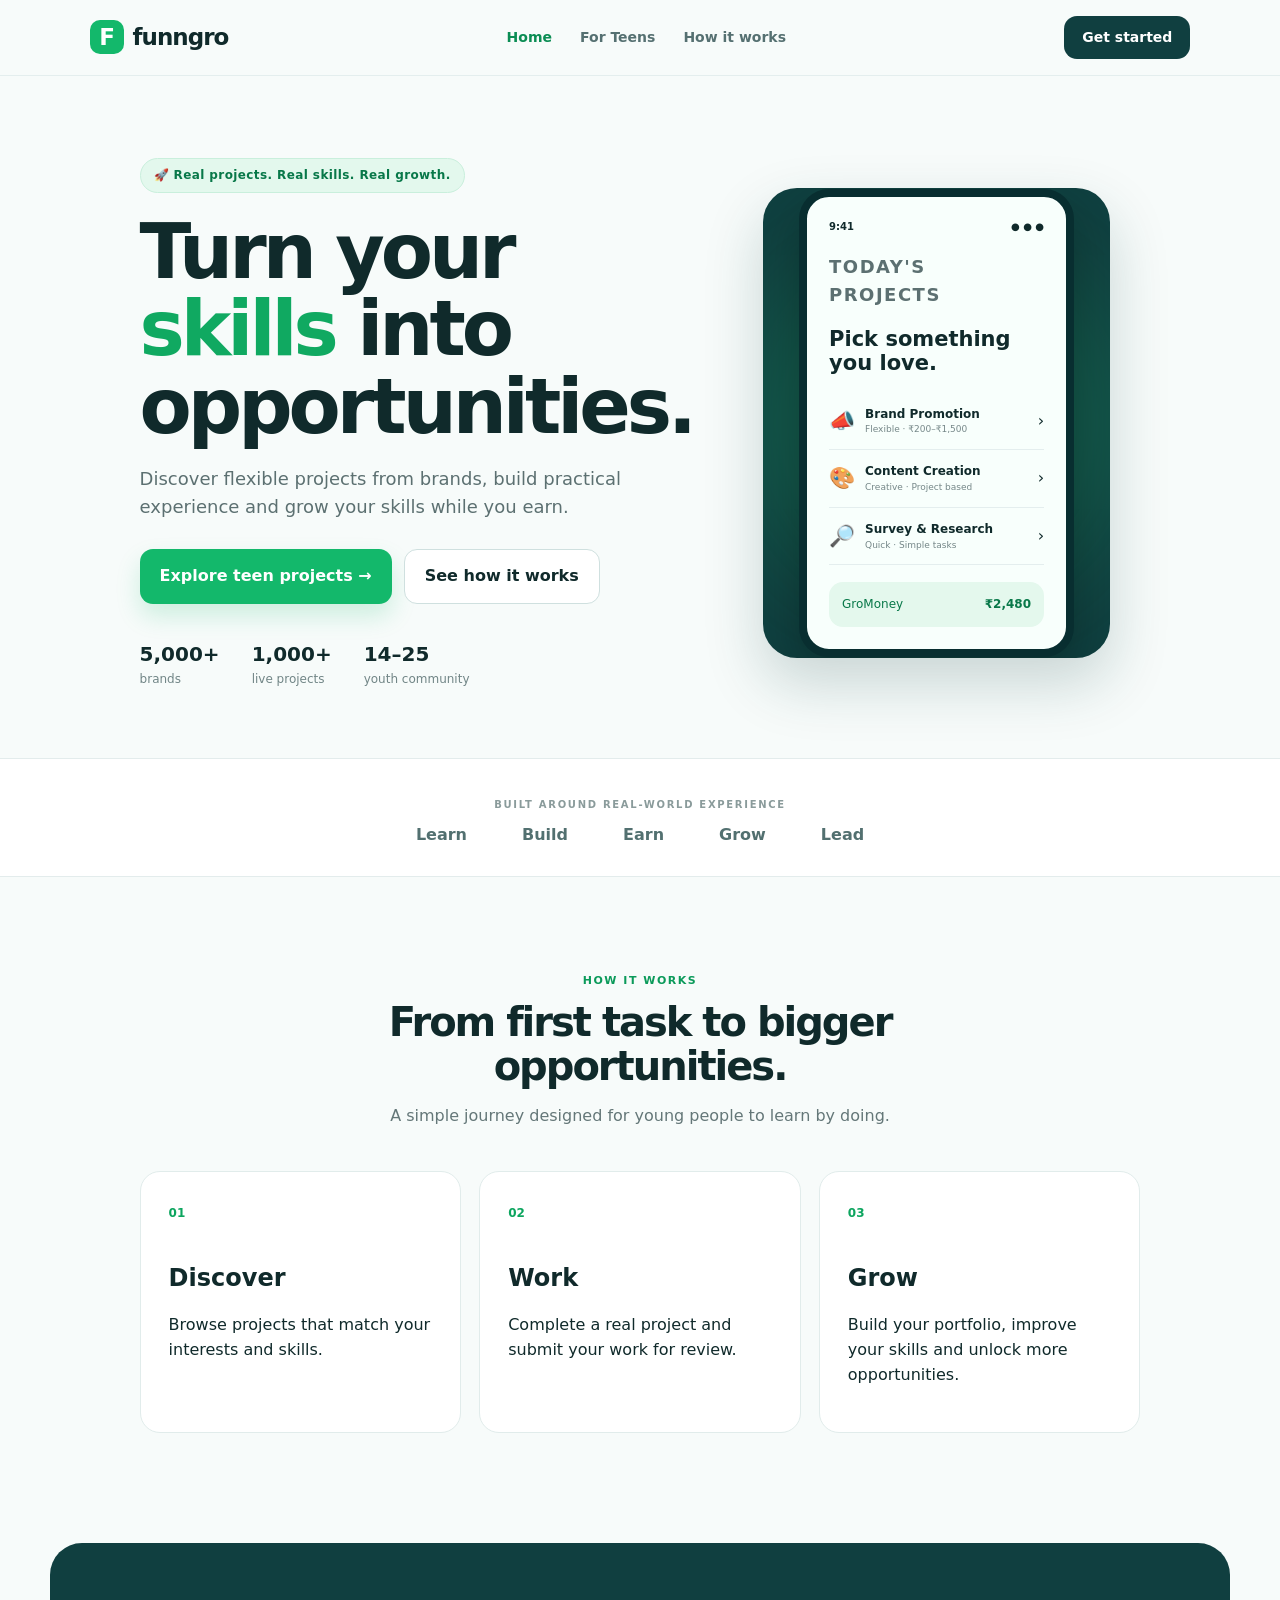
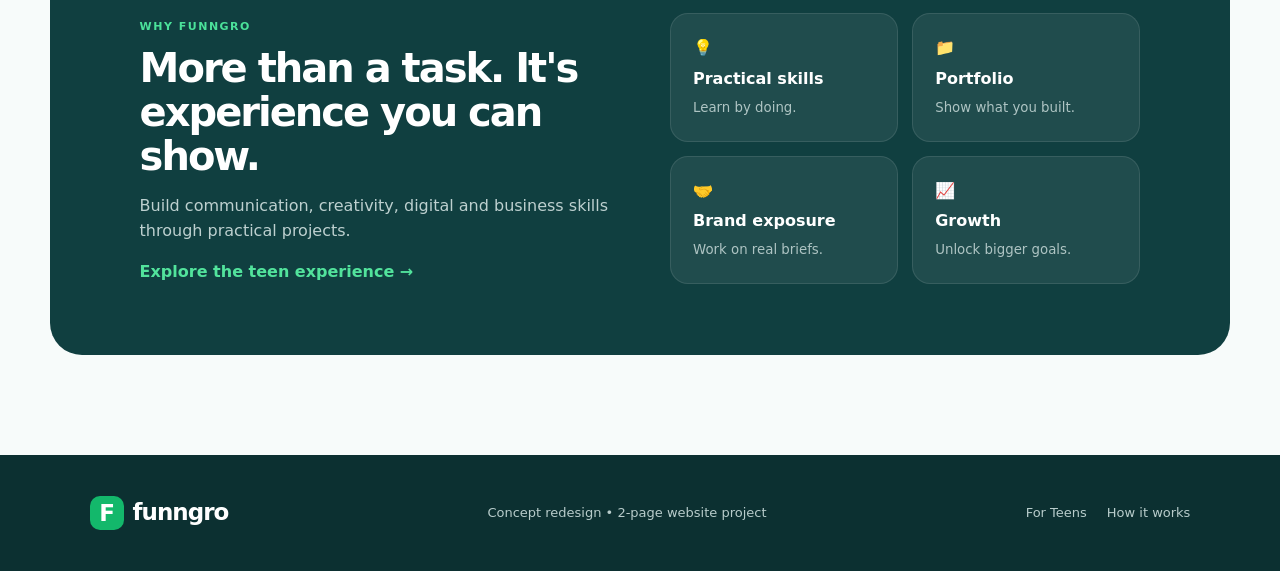
<file: index.html>
<!DOCTYPE html>
<html lang="en">
<head>
  <meta charset="UTF-8">
  <meta name="viewport" content="width=device-width, initial-scale=1.0">
  <title>Funngro — Earn. Learn. Grow.</title>
  <meta name="description" content="Funngro connects young people with flexible brand projects, learning opportunities and earning opportunities.">
  <meta name="keywords" content="Funngro, teenlancer, student projects, online earning, youth jobs, freelance projects">
  <meta name="author" content="Funngro Design Project">
  <meta property="og:title" content="Funngro — Earn. Learn. Grow.">
  <meta property="og:description" content="A modern two-page concept design for Funngro.">
  <meta property="og:type" content="website">
  <link rel="stylesheet" href="style.css">
  <script defer src="script.js"></script>
</head>
<body>
<header class="nav">
  <a class="brand" href="index.html"><span class="brand-mark">F</span> funngro</a>
  <nav>
    <a class="active" href="index.html">Home</a>
    <a href="teen.html">For Teens</a>
    <a href="#how">How it works</a>
  </nav>
  <a class="nav-btn" href="teen.html">Get started</a>
</header>

<main>
<section class="hero">
  <div class="hero-copy">
    <div class="pill">🚀 Real projects. Real skills. Real growth.</div>
    <h1>Turn your <span>skills</span> into opportunities.</h1>
    <p>Discover flexible projects from brands, build practical experience and grow your skills while you earn.</p>
    <div class="hero-actions">
      <a class="btn primary" href="teen.html">Explore teen projects →</a>
      <a class="btn secondary" href="#how">See how it works</a>
    </div>
    <div class="mini-stats">
      <div><strong>5,000+</strong><span>brands</span></div>
      <div><strong>1,000+</strong><span>live projects</span></div>
      <div><strong>14–25</strong><span>youth community</span></div>
    </div>
  </div>

  <div class="hero-card">
    <div class="glow"></div>
    <div class="phone">
      <div class="phone-top"><span>9:41</span><span>● ● ●</span></div>
      <p class="small-label">TODAY'S PROJECTS</p>
      <h3>Pick something you love.</h3>
      <div class="task"><span class="task-icon">📣</span><div><b>Brand Promotion</b><small>Flexible · ₹200–₹1,500</small></div><span>›</span></div>
      <div class="task"><span class="task-icon">🎨</span><div><b>Content Creation</b><small>Creative · Project based</small></div><span>›</span></div>
      <div class="task"><span class="task-icon">🔎</span><div><b>Survey & Research</b><small>Quick · Simple tasks</small></div><span>›</span></div>
      <div class="wallet"><span>GroMoney</span><strong>₹2,480</strong></div>
    </div>
  </div>
</section>

<section class="trust">
  <p>BUILT AROUND REAL-WORLD EXPERIENCE</p>
  <div><span>Learn</span><span>Build</span><span>Earn</span><span>Grow</span><span>Lead</span></div>
</section>

<section id="how" class="section">
  <div class="section-heading">
    <span class="eyebrow">HOW IT WORKS</span>
    <h2>From first task to bigger opportunities.</h2>
    <p>A simple journey designed for young people to learn by doing.</p>
  </div>
  <div class="steps">
    <article><span>01</span><h3>Discover</h3><p>Browse projects that match your interests and skills.</p></article>
    <article><span>02</span><h3>Work</h3><p>Complete a real project and submit your work for review.</p></article>
    <article><span>03</span><h3>Grow</h3><p>Build your portfolio, improve your skills and unlock more opportunities.</p></article>
  </div>
</section>

<section class="feature">
  <div>
    <span class="eyebrow">WHY FUNNGRO</span>
    <h2>More than a task. It's experience you can show.</h2>
    <p>Build communication, creativity, digital and business skills through practical projects.</p>
    <a class="text-link" href="teen.html">Explore the teen experience →</a>
  </div>
  <div class="feature-grid">
    <div>💡<b>Practical skills</b><small>Learn by doing.</small></div>
    <div>📁<b>Portfolio</b><small>Show what you built.</small></div>
    <div>🤝<b>Brand exposure</b><small>Work on real briefs.</small></div>
    <div>📈<b>Growth</b><small>Unlock bigger goals.</small></div>
  </div>
</section>
</main>

<footer>
  <div class="brand"><span class="brand-mark">F</span> funngro</div>
  <p>Concept redesign • 2-page website project</p>
  <div><a href="teen.html">For Teens</a><a href="index.html#how">How it works</a></div>
</footer>
</body>
</html>
</file>
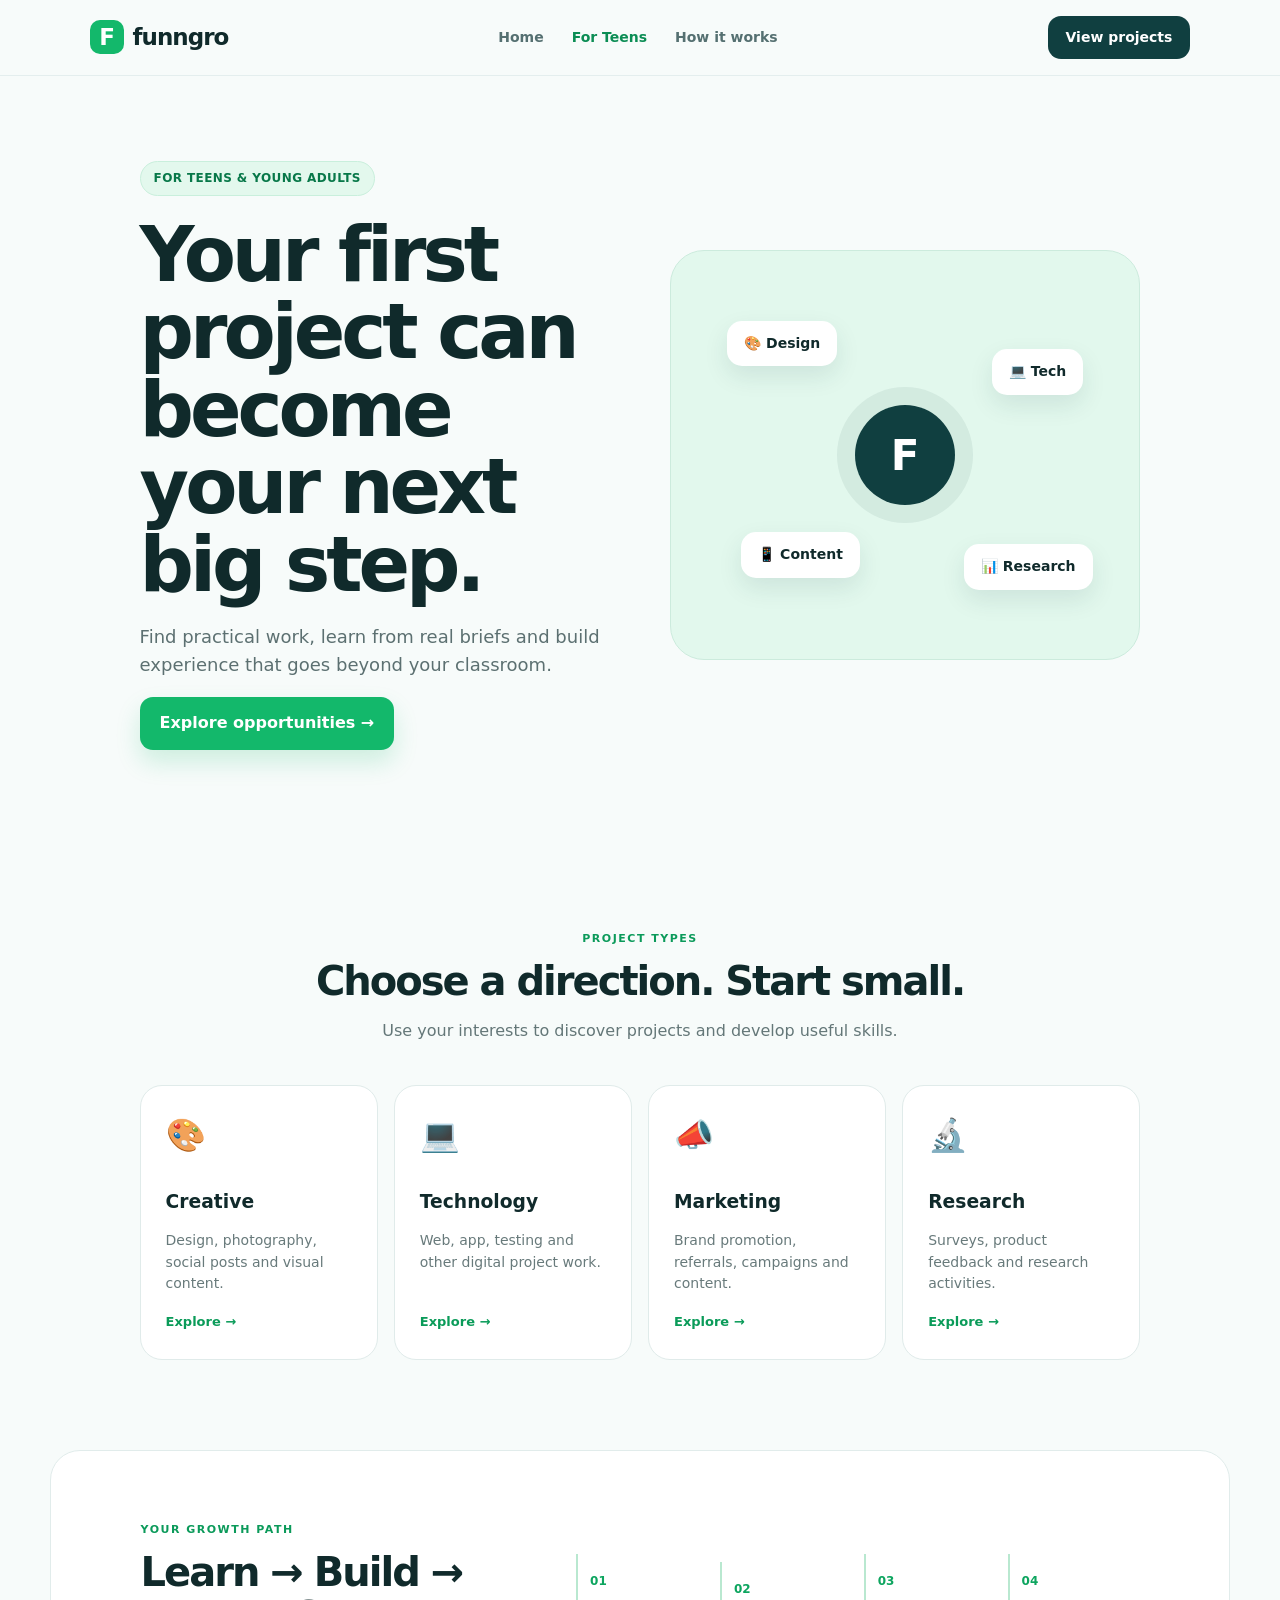
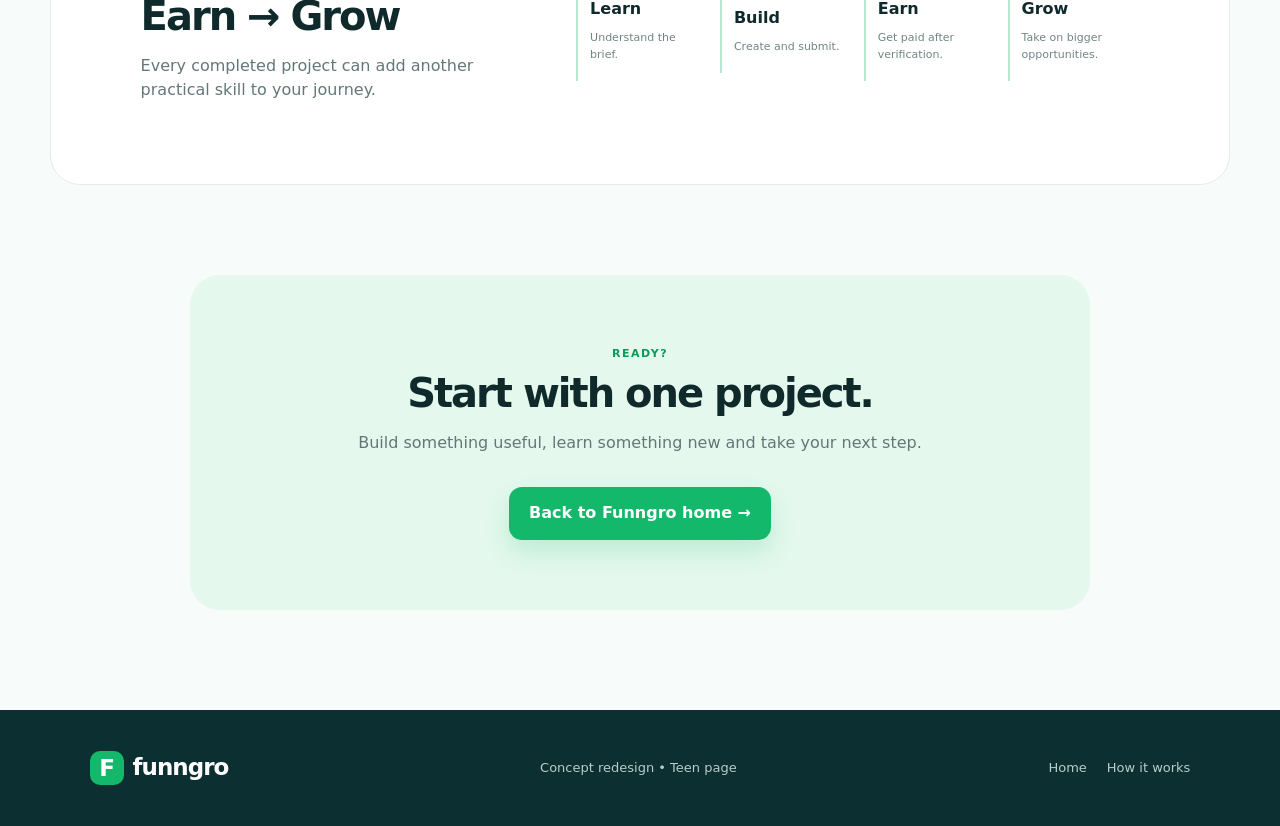
<file: teen.html>
<!DOCTYPE html>
<html lang="en">
<head>
  <meta charset="UTF-8">
  <meta name="viewport" content="width=device-width, initial-scale=1.0">
  <title>For Teens — Funngro</title>
  <meta name="description" content="Explore Funngro's teen experience: discover projects, build skills, create a portfolio and grow through practical work.">
  <meta name="keywords" content="Funngro teens, Teenlancer, student projects, youth opportunities, online projects">
  <meta name="author" content="Funngro Design Project">
  <link rel="canonical" href="teen.html">
  <link rel="stylesheet" href="style.css">
  <script defer src="script.js"></script>
</head>
<body>
<header class="nav">
  <a class="brand" href="index.html"><span class="brand-mark">F</span> funngro</a>
  <nav>
    <a href="index.html">Home</a>
    <a class="active" href="teen.html">For Teens</a>
    <a href="index.html#how">How it works</a>
  </nav>
  <a class="nav-btn" href="#projects">View projects</a>
</header>

<main>
<section class="teen-hero">
  <div>
    <span class="pill">FOR TEENS & YOUNG ADULTS</span>
    <h1>Your first project can become your next big step.</h1>
    <p>Find practical work, learn from real briefs and build experience that goes beyond your classroom.</p>
    <a class="btn primary" href="#projects">Explore opportunities →</a>
  </div>
  <div class="orbit-card">
    <div class="orbit-center">F</div>
    <div class="orbit-item o1">🎨 Design</div>
    <div class="orbit-item o2">💻 Tech</div>
    <div class="orbit-item o3">📱 Content</div>
    <div class="orbit-item o4">📊 Research</div>
  </div>
</section>

<section class="section" id="projects">
  <div class="section-heading">
    <span class="eyebrow">PROJECT TYPES</span>
    <h2>Choose a direction. Start small.</h2>
    <p>Use your interests to discover projects and develop useful skills.</p>
  </div>
  <div class="project-grid">
    <article class="project-card"><div class="project-icon">🎨</div><h3>Creative</h3><p>Design, photography, social posts and visual content.</p><span>Explore →</span></article>
    <article class="project-card"><div class="project-icon">💻</div><h3>Technology</h3><p>Web, app, testing and other digital project work.</p><span>Explore →</span></article>
    <article class="project-card"><div class="project-icon">📣</div><h3>Marketing</h3><p>Brand promotion, referrals, campaigns and content.</p><span>Explore →</span></article>
    <article class="project-card"><div class="project-icon">🔬</div><h3>Research</h3><p>Surveys, product feedback and research activities.</p><span>Explore →</span></article>
  </div>
</section>

<section class="journey">
  <div class="journey-copy">
    <span class="eyebrow">YOUR GROWTH PATH</span>
    <h2>Learn → Build → Earn → Grow</h2>
    <p>Every completed project can add another practical skill to your journey.</p>
  </div>
  <div class="timeline">
    <div><b>01</b><span>Learn</span><small>Understand the brief.</small></div>
    <div><b>02</b><span>Build</span><small>Create and submit.</small></div>
    <div><b>03</b><span>Earn</span><small>Get paid after verification.</small></div>
    <div><b>04</b><span>Grow</span><small>Take on bigger opportunities.</small></div>
  </div>
</section>

<section class="cta">
  <span class="eyebrow">READY?</span>
  <h2>Start with one project.</h2>
  <p>Build something useful, learn something new and take your next step.</p>
  <a class="btn primary" href="index.html">Back to Funngro home →</a>
</section>
</main>

<footer>
  <div class="brand"><span class="brand-mark">F</span> funngro</div>
  <p>Concept redesign • Teen page</p>
  <div><a href="index.html">Home</a><a href="index.html#how">How it works</a></div>
</footer>
</body>
</html>
</file>
<file: style.css>
*{box-sizing:border-box}html{scroll-behavior:smooth}body{margin:0;font-family:Inter,ui-sans-serif,system-ui,-apple-system,BlinkMacSystemFont,"Segoe UI",sans-serif;background:#f7fbfa;color:#102a2b;line-height:1.55}a{text-decoration:none;color:inherit}.nav{height:76px;display:flex;align-items:center;justify-content:space-between;padding:0 7%;background:rgba(247,251,250,.92);border-bottom:1px solid #e4eeee;position:sticky;top:0;z-index:20;backdrop-filter:blur(12px)}.brand{display:flex;align-items:center;gap:9px;font-size:23px;font-weight:800;letter-spacing:-1px}.brand-mark{width:34px;height:34px;border-radius:10px;display:grid;place-items:center;background:#13b86b;color:#fff;font-weight:900}.nav nav{display:flex;gap:28px;font-size:14px;font-weight:650;color:#557071}.nav nav a{padding:8px 0}.nav nav a:hover,.nav nav .active{color:#0b8d54}.nav-btn,.btn{display:inline-flex;align-items:center;justify-content:center;border-radius:13px;font-weight:750}.nav-btn{background:#103f40;color:white;padding:11px 18px;font-size:14px}.hero{max-width:1180px;margin:auto;padding:82px 7% 70px;display:grid;grid-template-columns:1.08fr .92fr;gap:70px;align-items:center;min-height:650px}.pill{display:inline-block;background:#e3f8ed;color:#087849;border:1px solid #c9efdc;border-radius:100px;padding:7px 13px;font-size:12px;font-weight:800;letter-spacing:.4px}.hero h1,.teen-hero h1{font-size:clamp(46px,6vw,76px);line-height:1.02;letter-spacing:-4px;margin:20px 0}.hero h1 span{color:#10a961}.hero p,.teen-hero p{font-size:18px;color:#5c7071;max-width:590px}.hero-actions{display:flex;gap:12px;margin:28px 0}.btn{padding:14px 20px}.primary{background:#13b86b;color:#fff;box-shadow:0 12px 25px rgba(19,184,107,.18)}.secondary{border:1px solid #cfe0df;background:white}.mini-stats{display:flex;gap:32px;margin-top:35px}.mini-stats div{display:grid}.mini-stats strong{font-size:20px}.mini-stats span{font-size:12px;color:#718586}.hero-card{min-height:470px;border-radius:34px;background:#103f40;display:grid;place-items:center;position:relative;overflow:hidden;box-shadow:0 25px 60px rgba(16,63,64,.2)}.glow{position:absolute;width:360px;height:360px;background:#25d77f;border-radius:50%;filter:blur(65px);opacity:.25}.phone{width:275px;background:#f8fffc;border:8px solid #082e30;border-radius:30px;padding:22px;position:relative;z-index:2;box-shadow:0 20px 50px rgba(0,0,0,.3)}.phone-top{display:flex;justify-content:space-between;font-size:10px;font-weight:800}.small-label,.eyebrow{font-size:11px;font-weight:850;letter-spacing:1.5px;color:#0b9a5a}.phone h3{font-size:21px;line-height:1.15;margin:8px 0 18px}.task{display:flex;align-items:center;gap:10px;padding:12px 0;border-bottom:1px solid #e4eeee}.task-icon{font-size:21px}.task div{flex:1;display:grid}.task b{font-size:12px}.task small{font-size:9px;color:#758788}.wallet{margin-top:17px;padding:13px;border-radius:14px;background:#e4f8ed;display:flex;justify-content:space-between;color:#087849;font-size:12px}.trust{border-top:1px solid #e3ecec;border-bottom:1px solid #e3ecec;padding:28px 7%;text-align:center;background:white}.trust p{font-size:10px;letter-spacing:1.7px;color:#8a9b9b;font-weight:800}.trust div{display:flex;justify-content:center;gap:55px;color:#527070;font-weight:750}.section{max-width:1180px;margin:auto;padding:90px 7%}.section-heading{text-align:center;max-width:700px;margin:0 auto 42px}.section-heading h2,.feature h2,.journey h2,.cta h2{font-size:40px;line-height:1.1;letter-spacing:-2px;margin:9px 0}.section-heading p,.feature p,.journey p,.cta p{color:#647778}.steps{display:grid;grid-template-columns:repeat(3,1fr);gap:18px}.steps article{background:white;border:1px solid #e1eceb;border-radius:20px;padding:28px;min-height:210px}.steps span{font-size:12px;color:#0da55f;font-weight:900}.steps h3{font-size:24px;margin:35px 0 7px}.feature{max-width:1180px;margin:20px auto 100px;padding:70px 7%;background:#103f40;color:white;border-radius:32px;display:grid;grid-template-columns:1fr 1fr;gap:60px;align-items:center}.feature .eyebrow{color:#4be29a}.feature p{color:#bdd0cf}.text-link{color:#52e39c;font-weight:800}.feature-grid{display:grid;grid-template-columns:1fr 1fr;gap:14px}.feature-grid div{background:rgba(255,255,255,.07);border:1px solid rgba(255,255,255,.1);padding:22px;border-radius:18px;display:grid;gap:6px}.feature-grid b{font-size:16px}.feature-grid small{color:#aec4c3}.teen-hero{max-width:1180px;margin:auto;padding:85px 7%;display:grid;grid-template-columns:1fr 1fr;gap:60px;align-items:center}.orbit-card{height:410px;background:#e2f8ed;border-radius:34px;position:relative;overflow:hidden;border:1px solid #ccebdd}.orbit-center{position:absolute;left:50%;top:50%;transform:translate(-50%,-50%);width:100px;height:100px;border-radius:50%;display:grid;place-items:center;background:#103f40;color:#fff;font-size:42px;font-weight:900;box-shadow:0 0 0 18px rgba(16,63,64,.07)}.orbit-item{position:absolute;background:#fff;padding:12px 17px;border-radius:15px;box-shadow:0 10px 25px rgba(16,63,64,.1);font-weight:800;font-size:14px}.o1{left:12%;top:17%}.o2{right:12%;top:24%}.o3{left:15%;bottom:20%}.o4{right:10%;bottom:17%}.project-grid{display:grid;grid-template-columns:repeat(4,1fr);gap:16px}.project-card{background:#fff;border:1px solid #e0ebea;border-radius:22px;padding:25px;min-height:255px;transition:.2s}.project-card:hover{transform:translateY(-5px);box-shadow:0 16px 35px rgba(16,63,64,.09)}.project-icon{font-size:32px}.project-card h3{margin:26px 0 6px}.project-card p{font-size:14px;color:#687a7b;min-height:65px}.project-card span{color:#0a9b59;font-size:13px;font-weight:800}.journey{max-width:1180px;margin:0 auto 90px;padding:65px 7%;background:#fff;border:1px solid #e1eceb;border-radius:30px;display:grid;grid-template-columns:.8fr 1.2fr;gap:60px}.timeline{display:grid;grid-template-columns:repeat(4,1fr);gap:12px;align-items:center}.timeline div{padding:18px 12px;border-left:2px solid #b9e8d0}.timeline b,.timeline span,.timeline small{display:block}.timeline b{color:#0da55f;font-size:12px}.timeline span{font-weight:850;margin:7px 0}.timeline small{color:#718485;font-size:11px}.cta{text-align:center;max-width:900px;margin:0 auto 100px;padding:70px 30px;background:#e4f8ed;border-radius:30px}.cta .eyebrow{display:block}.cta .btn{margin-top:15px}footer{padding:35px 7%;background:#0c3031;color:#b8cccb;display:flex;align-items:center;justify-content:space-between;font-size:13px}footer .brand{color:white}footer .brand-mark{background:#13b86b}footer div:last-child{display:flex;gap:20px}footer a:hover{color:#4be29a}@media(max-width:850px){.nav{padding:0 5%}.nav nav{display:none}.nav-btn{padding:9px 13px}.hero,.teen-hero,.feature,.journey{grid-template-columns:1fr;gap:40px}.hero{padding-top:55px}.hero h1,.teen-hero h1{letter-spacing:-2.5px}.hero-card{min-height:430px}.steps,.project-grid{grid-template-columns:1fr 1fr}.feature{margin-left:5%;margin-right:5%}.timeline{grid-template-columns:1fr 1fr}.trust div{gap:20px;flex-wrap:wrap}footer{flex-direction:column;gap:15px;text-align:center}}@media(max-width:520px){.hero,.teen-hero,.section{padding-left:5%;padding-right:5%}.hero-actions{flex-direction:column}.mini-stats{gap:17px}.steps,.project-grid,.feature-grid{grid-template-columns:1fr}.section-heading h2,.feature h2,.journey h2,.cta h2{font-size:32px}.orbit-card{height:330px}.orbit-item{font-size:12px;padding:9px 11px}footer div:last-child{gap:12px}}
</file>
